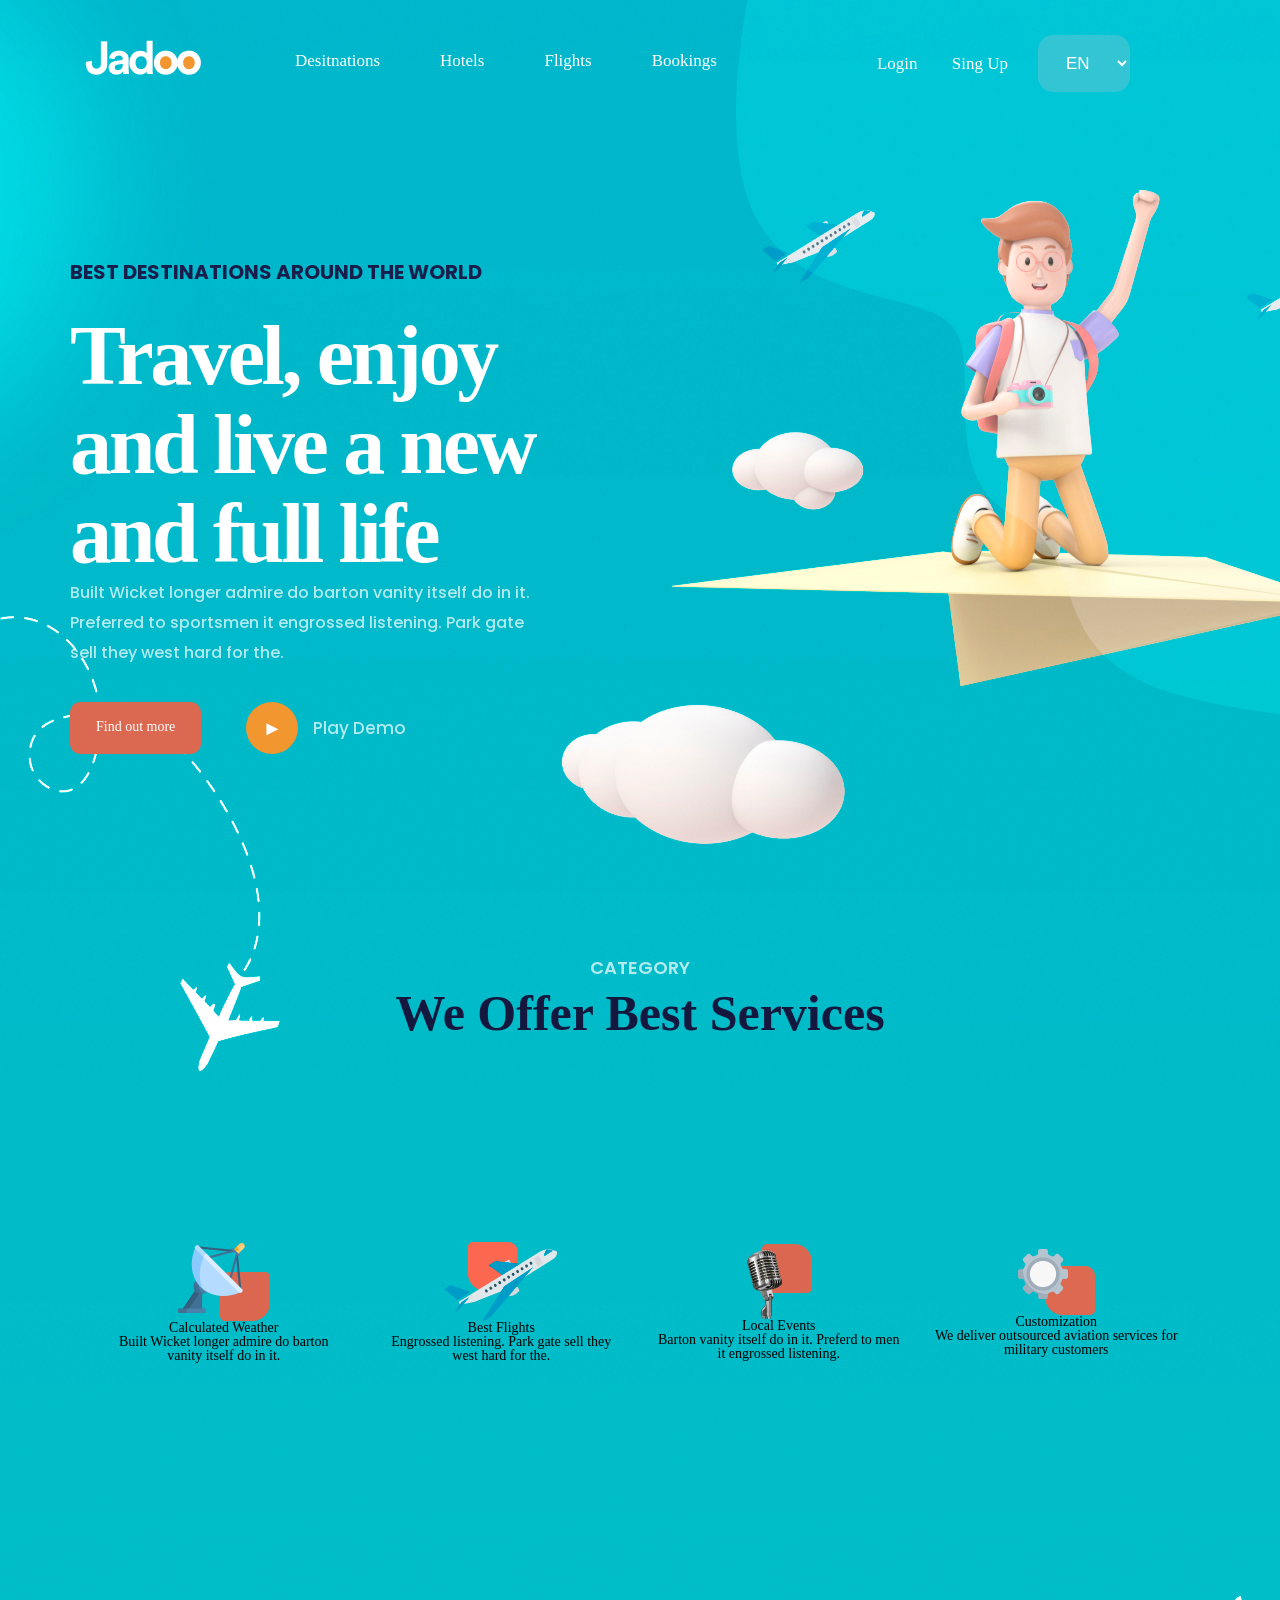
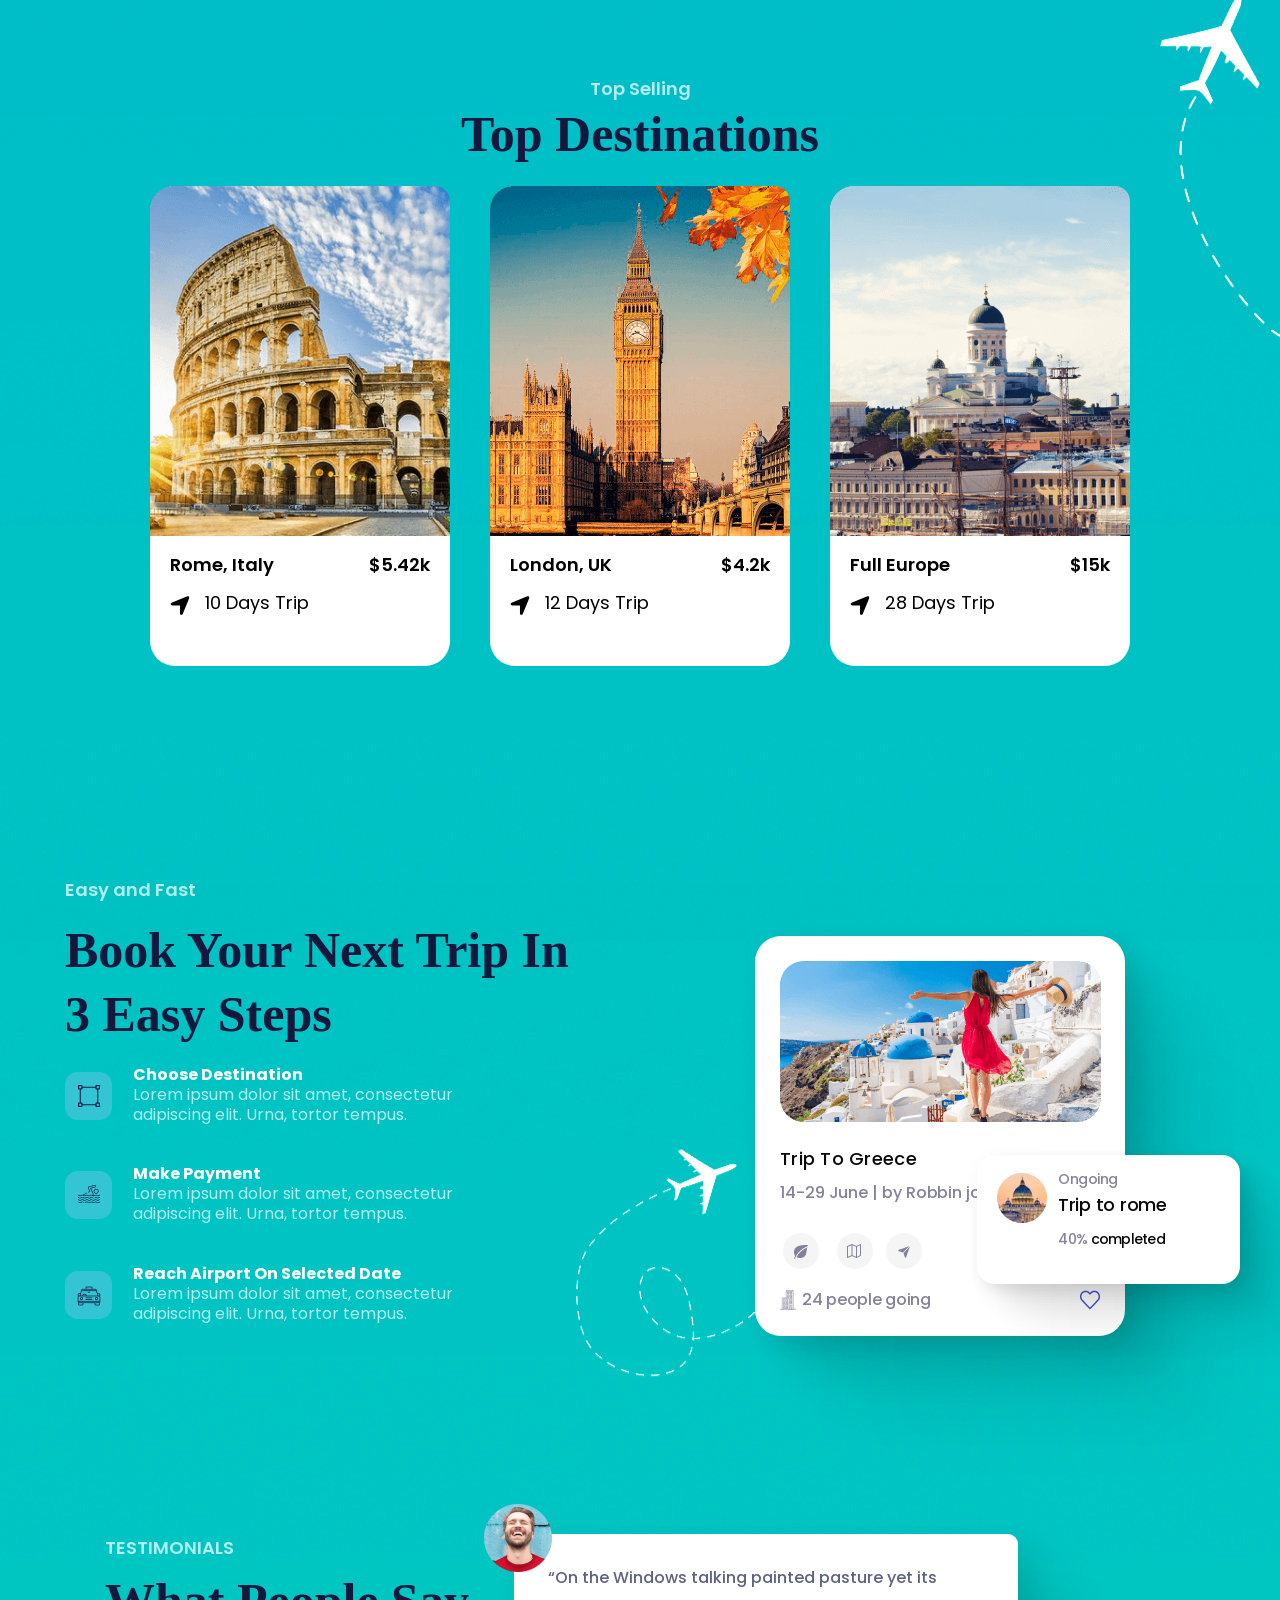
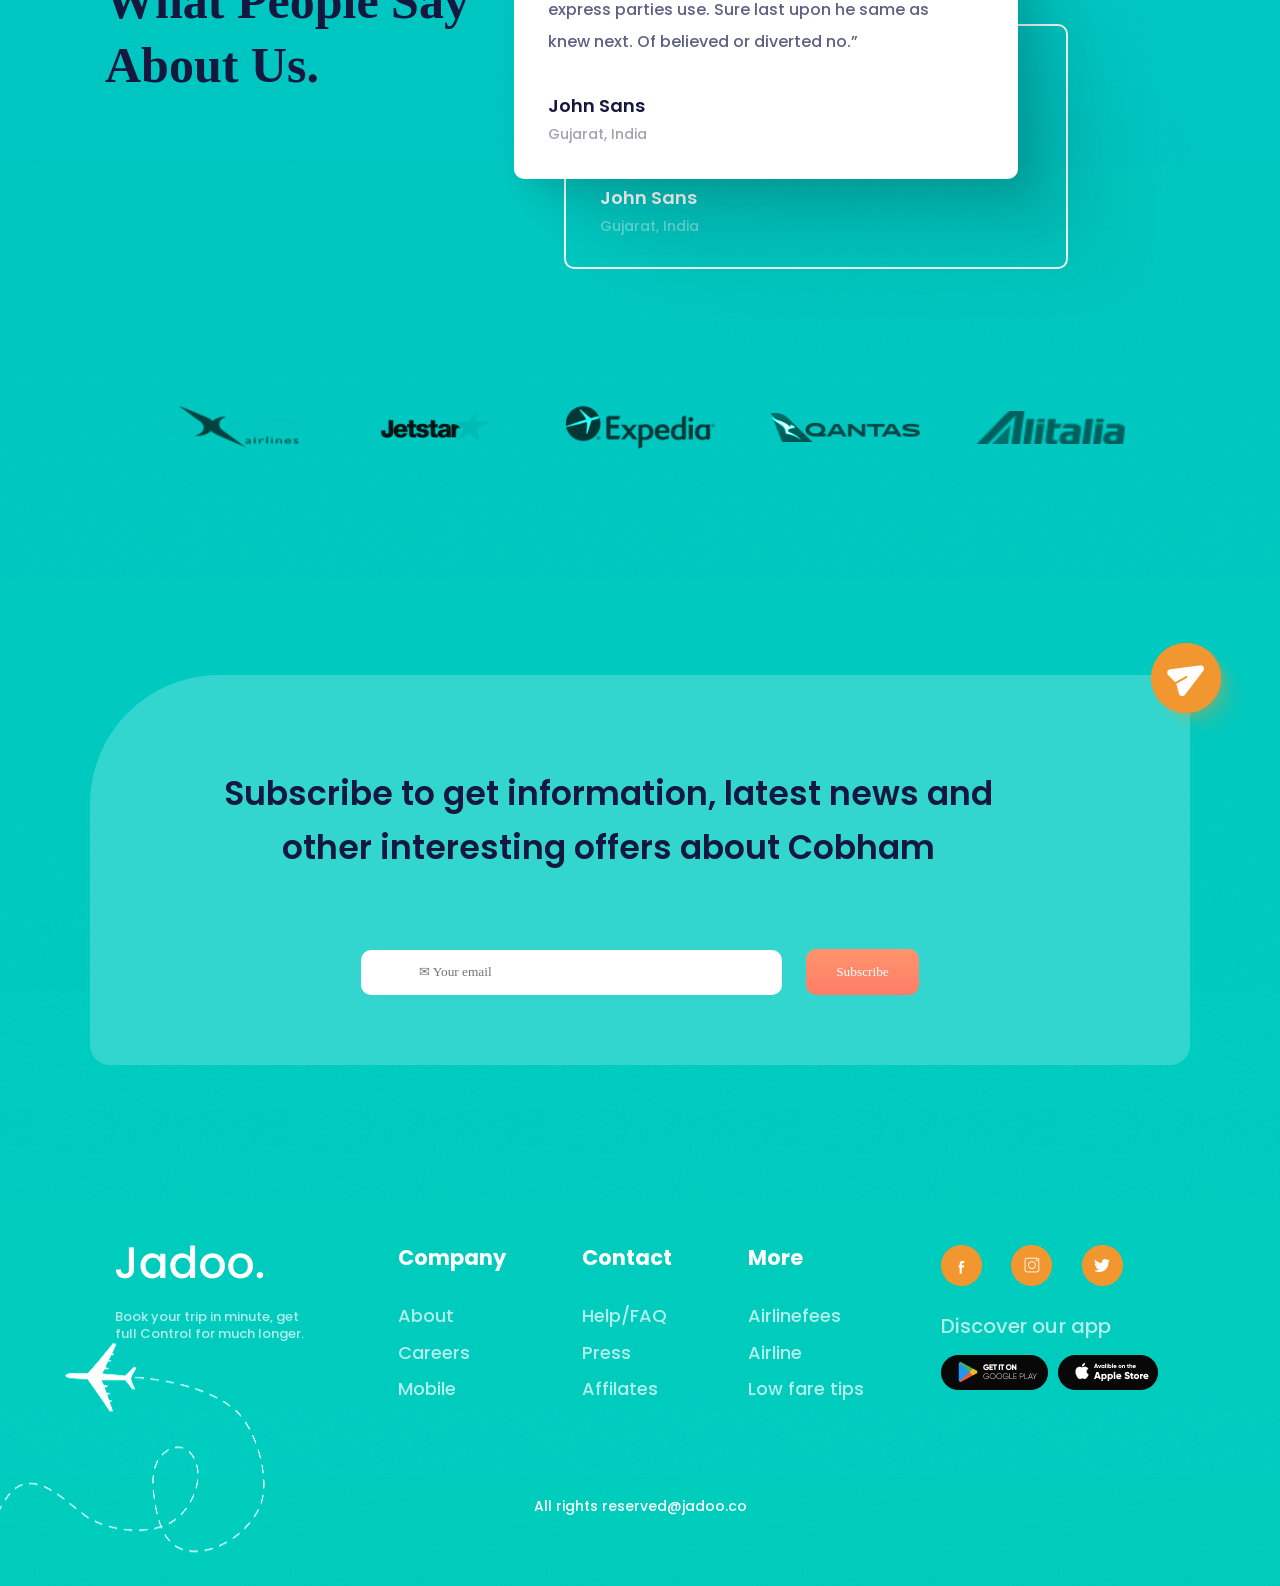
<file: index.html>
<!DOCTYPE html><html lang=en><meta charset=UTF-8><meta content="IE=edge"http-equiv=X-UA-Compatible><meta content="width=device-width,initial-scale=1"name=viewport><meta content="index, follow"name=robots><meta content="noindex, nofollow"name=robots><meta content="Владимир Пушкарь"name=author><meta content=Travel name=description><meta content="Travel, fly, country, weekend"name=keywords><meta content="width=device-width,initial-scale=1"name=viewport><meta content="Jadoo Travel"name=apple-mobile-web-app-title><meta content=yes name=apple-mobile-web-app-capable><meta content=black name=apple-mobile-web-app-status-bar-style><meta content="telephone=no"name=format-detection><meta content="Jadoo Travel"name=application-name><meta content=yes name=mobile-web-app-capable><meta content=#33c5d4 name=theme-color><meta content="Jadoo Travel"property=og:title><meta content=movie property=og:type><meta content=http://www.imdb.com/title/tt0117500/ property=og:url><meta content=http://ia.media-imdb.com/rock.jpg property=og:image><meta content=IMDb property=og:site_name><meta content="Travel, fly, country, weekend"property=og:description><meta content=http://example.com/awesome.swf property=og:video><meta content=640 property=og:video:height><meta content=385 property=og:video:width><meta content=application/x-shockwave-flash property=og:video:type><meta content=http://example.com/html5.mp4 property=og:video><meta content=video/mp4 property=og:video:type><meta content=http://example.com/fallback.vid property=og:video><meta content=text/html property=og:video:type><meta content=http://example.com/amazing.mp3 property=og:audio><meta content="Jadoo Travel"property=og:audio:title><meta content="Jadoo Travel"property=og:audio:artist><meta content="Jadoo Travel"property=og:audio:album><meta content=application/mp3 property=og:audio:type><link href=./img/logo.png rel=icon sizes=192x192><link href=./img/logo.png rel=apple-touch-icon><link href=./img/logo.png rel=apple-touch-startup-image><title>Jadoo Travel</title><link href=./css/main.css rel=stylesheet><link href=./css/normalize.css rel=stylesheet><link href=./img/loggo.png rel=icon type=image/png><link href=https://fonts.googleapis.com rel=preconnect><link href=https://fonts.gstatic.com rel=preconnect crossorigin><link href="https://fonts.googleapis.com/css2?family=Poppins:ital,wght@0,100;0,200;0,300;0,400;0,500;0,600;0,700;0,800;0,900;1,100;1,200;1,300;1,400;1,500;1,600;1,700;1,800;1,900&display=swap"rel=stylesheet><div class=global-bg><header><div class=conteiner-bg__nav><div class=conteiner-nav><a href=# class=logo><img alt=Jadoo src=./img/logo.png></a><nav class=nav-btn><ul><li><a href=#>Desitnations</a><li><a href=#>Hotels</a><li><a href=#>Flights</a><li><a href=#>Bookings</a></ul></nav><div class=nav-login><a href=# class=nav-login__lg download="">Login</a> <a href=# class=nav-login__sup download="">Sing Up</a><select class=nav-login__lang><option>EN<option>UA<option>ru</select></div></div></div></header><main><section class=conteiner-bg__main><div class=conteiner-main><div class=about-content__left><p class=about-content__left--p>Best Destinations around the world<h2 class=about-content__left--h>Travel, enjoy and live a new and full life</h2><p class=about-content__left--s>Built Wicket longer admire do barton vanity itself do in it. Preferred to sportsmen it engrossed listening. Park gate sell they west hard for the.<div class=conteiner-main__btn><div class=main-btn__find><a href=#>Find out more</a></div><div class=main-btn__play><a href=#>►</a></div><div class=main-btn__playDemo><a href=#>Play Demo</a></div></div></div></div></section><section><div class=conteiner-category><div class=category-about><p>CATEGORY<h3>We Offer Best Services</h3></div><div class=category-items><div class=category-items__block><img alt=""src=./img/category-items-one.png><h3>Calculated Weather</h3><p>Built Wicket longer admire do barton vanity itself do in it.</div><div class=category-items__block><img alt=""src=./img/category-items-two.png><h3>Best Flights</h3><p>Engrossed listening. Park gate sell they west hard for the.</div><div class=category-items__block><img alt=""src=./img/category-items-three.png><h3>Local Events</h3><p>Barton vanity itself do in it. Preferd to men it engrossed listening.</div><div class=category-items__block><img alt=""src=./img/category-items-four.png><h3>Customization</h3><p>We deliver outsourced aviation services for military customers</div></div></div></section><section><div class=conteiner-category><div class=category-about><p>Top Selling<h3>Top Destinations</h3></div><div class=category-items__country><div class=card><div class="card_image city-1"></div><div class=card_description><p class=city>Rome, Italy<p class=price>$5.42k</div><div class=trip_description><div class=location><img alt=""src=/img/location-arrow-solid.svg></div><p class=days_trip>10 Days Trip</div></div><div class=card><div class="card_image city-2"></div><div class=card_description><p class=city>London, UK<p class=price>$4.2k</div><div class=trip_description><div class=location><img alt=""src=/img/location-arrow-solid.svg></div><p class=days_trip>12 Days Trip</div></div><div class=card><div class="card_image city-3"></div><div class=card_description><p class=city>Full Europe<p class=price>$15k</div><div class=trip_description><div class=location><img alt=""src=/img/location-arrow-solid.svg></div><p class=days_trip>28 Days Trip</div></div></div></div></section><section><div class=conteiner-trip><div class=trip-about><div class=trip__top><p>Easy and Fast<h3>Book your next trip in 3 easy steps</h3></div><div class=trip-about__warp><div class=warp-info><img alt=""src=./img/trip-one.png><div><h3>Choose Destination</h3><p>Lorem ipsum dolor sit amet, consectetur adipiscing elit. Urna, tortor tempus.</div></div><div class=warp-info><img alt=""src=./img/trip-two.png><div><h3>Make Payment</h3><p>Lorem ipsum dolor sit amet, consectetur adipiscing elit. Urna, tortor tempus.</div></div><div class=warp-info><img alt=""src=./img/trip-three.png><div><h3>Reach Airport on Selected Date</h3><p>Lorem ipsum dolor sit amet, consectetur adipiscing elit. Urna, tortor tempus.</div></div></div></div><div class=trip-img><div class=trip-img__top><img alt=""src=./img/trip-img.png></div><h4 class=trip-text-top>Trip To Greece</h4><p class=trip-data>14-29 June | by Robbin joseph</p><img alt=""src=./img/OPTIONS.png class=trip-card-ing><div><div class=trip-button><img alt=""src=./img/building.png class=card-img-button><p class=card-button-text>24 people going</p><img alt=""src=./img/like.png class=card-img-button-like></div></div><div class=trip-comment><div class=comment-img><img alt=""src=./img/comment.png></div><div class=comment-text><p class=comment-text-top>Ongoing<h3 class=comment-text-mid>Trip to rome</h3><p class=comment-text-down><span class=comment-text-top>40%</span> completed</div></div></div></div></section><section><div class=conteiner-feedback><div class=top-feedback><p class=feedback__top-text>Testimonials<h3 class=feedback__big-text>What people say about Us.</h3></div><div class=card-feedback><p class=card-fb__big-text>“On the Windows talking painted pasture yet its express parties use. Sure last upon he same as knew next. Of believed or diverted no.”<h3 class=card-fb__name-text>John Sans</h3><p class=card-fb__country-text>Gujarat, India<div class=fb-img><img alt=""src=./img/fb-face.png></div></div><div class=card-fb-border><p class=card-fb__big-text>“On the Windows talking painted pasture yet its express parties use. Sure last upon he same as knew next. Of believed or diverted no.”<h3 class=card-fb__name-text>John Sans</h3><p class=card-fb__country-text>Gujarat, India</div></div></section><section><div class=conteiner-logobrend><img alt=""src=./img/logo1.png> <img alt=""src=./img/logo2.png> <img alt=""src=./img/logo3.png> <img alt=""src=./img/logo4.png> <img alt=""src=./img/logo5.png></div></section><section><div class=wrapper><div class=subscribe__container><div class=subscribe__image><img alt=""src=./img/sub-img.png></div><div class=subscribe__wrap><div class=subscribe__form><h2 class=subscribe__title>Subscribe to get information, latest news and other interesting offers about Cobham</h2><form action=https://form.in.ua/echo method=post><div class=subscribe__formbox><label><input class=enter_big placeholder="	✉ Your email"type=email></label><button class=submit_big type=submit>Subscribe</button></div></form></div></div></div></div></section></main><footer><div class=footer-conteiner><div class=footer-logo><a href=""><img alt=""src=./img/JadooFooter..png></a><p class=f-text__left>Book your trip in minute, get full Control for much longer.</div><div class=f-center__about><h3 class=footer-center__top>Company</h3><a href=# class=footer-center__text>About</a> <a href=# class=footer-center__text>Careers</a> <a href=# class=footer-center__text>Mobile</a></div><div class=f-center__about><h3 class=footer-center__top>Contact</h3><a href=# class=footer-center__text>Help/FAQ</a> <a href=# class=footer-center__text>Press</a> <a href=# class=footer-center__text>Affilates</a></div><div class=f-center__about><h3 class=footer-center__top>More</h3><a href=# class=footer-center__text>Airlinefees</a> <a href=# class=footer-center__text>Airline</a> <a href=# class=footer-center__text>Low fare tips</a></div><div class=footer-right><div class=footer-social><img alt=""src=./img/Social1.png> <img alt=""src=./img/Social2.png> <img alt=""src=./img/Social3.png></div><p class=footer-right__text>Discover our app<div class=footer-download><a href=#><img alt=""src=./img/download1.png> </a><a href=#><img alt=""src=./img/download2.png></a></div></div></div><div class=footer-down><p>All rights reserved@jadoo.co</div></footer></div>
</file>
